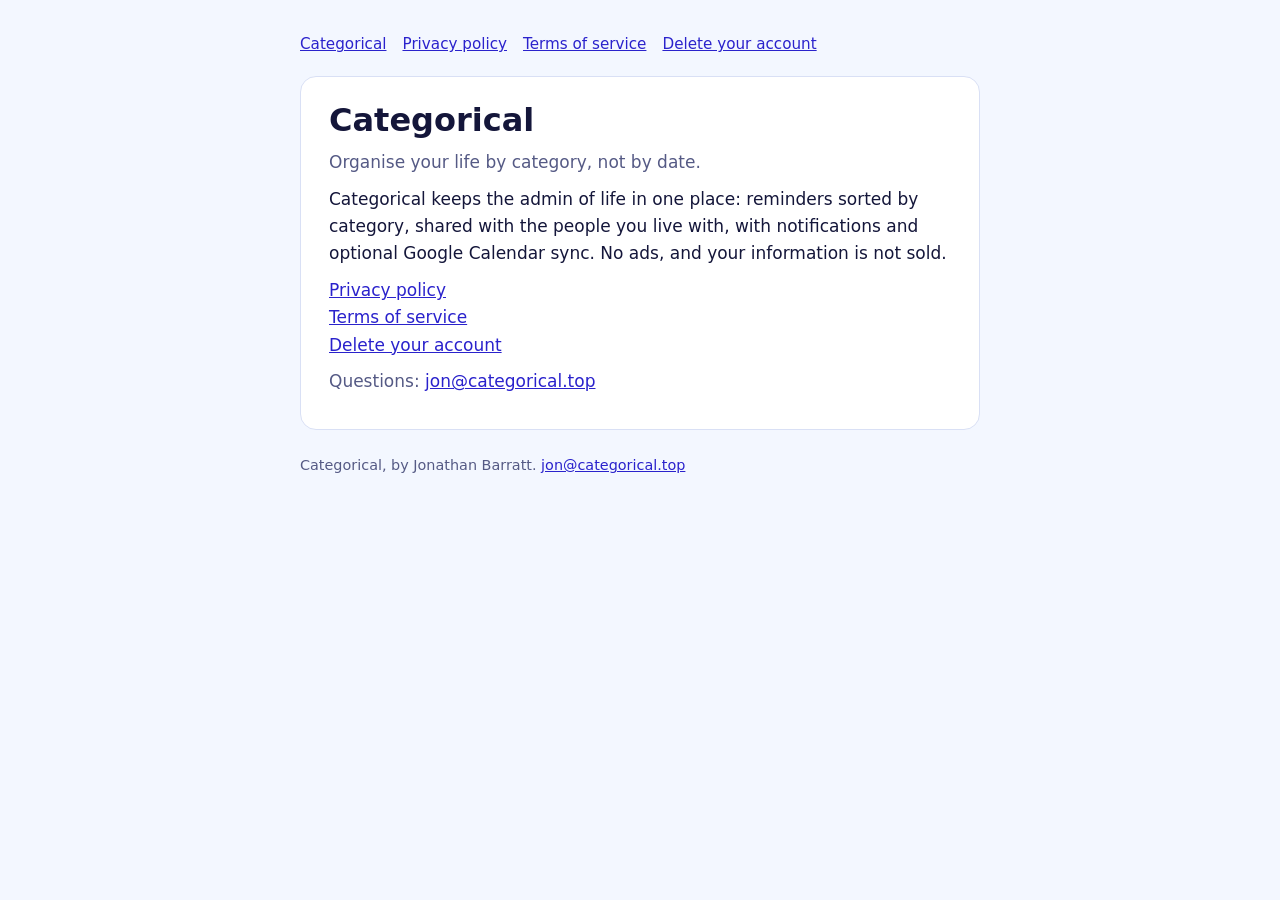
<file: index.html>
<!doctype html>
<html lang="en"><head><meta charset="utf-8"><meta name="viewport" content="width=device-width,initial-scale=1">
<title>Categorical</title><meta name="description" content="Organise your life by category, not by date."><link rel="stylesheet" href="style.css"></head>
<body><main><nav><a href="/">Categorical</a><a href="/privacy">Privacy policy</a><a href="/terms">Terms of service</a><a href="/delete-account">Delete your account</a></nav>
<div class="card">
<h1>Categorical</h1>
<p class="muted">Organise your life by category, not by date.</p>
<p>Categorical keeps the admin of life in one place: reminders sorted by category, shared with the people you live with, with notifications and optional Google Calendar sync. No ads, and your information is not sold.</p>
<p><a href="/privacy">Privacy policy</a><br><a href="/terms">Terms of service</a><br><a href="/delete-account">Delete your account</a></p>
<p class="muted">Questions: <a href="mailto:jon@categorical.top">jon@categorical.top</a></p>
</div>
<footer>Categorical, by Jonathan Barratt. <a href="mailto:jon@categorical.top">jon@categorical.top</a></footer></main></body></html>
</file>
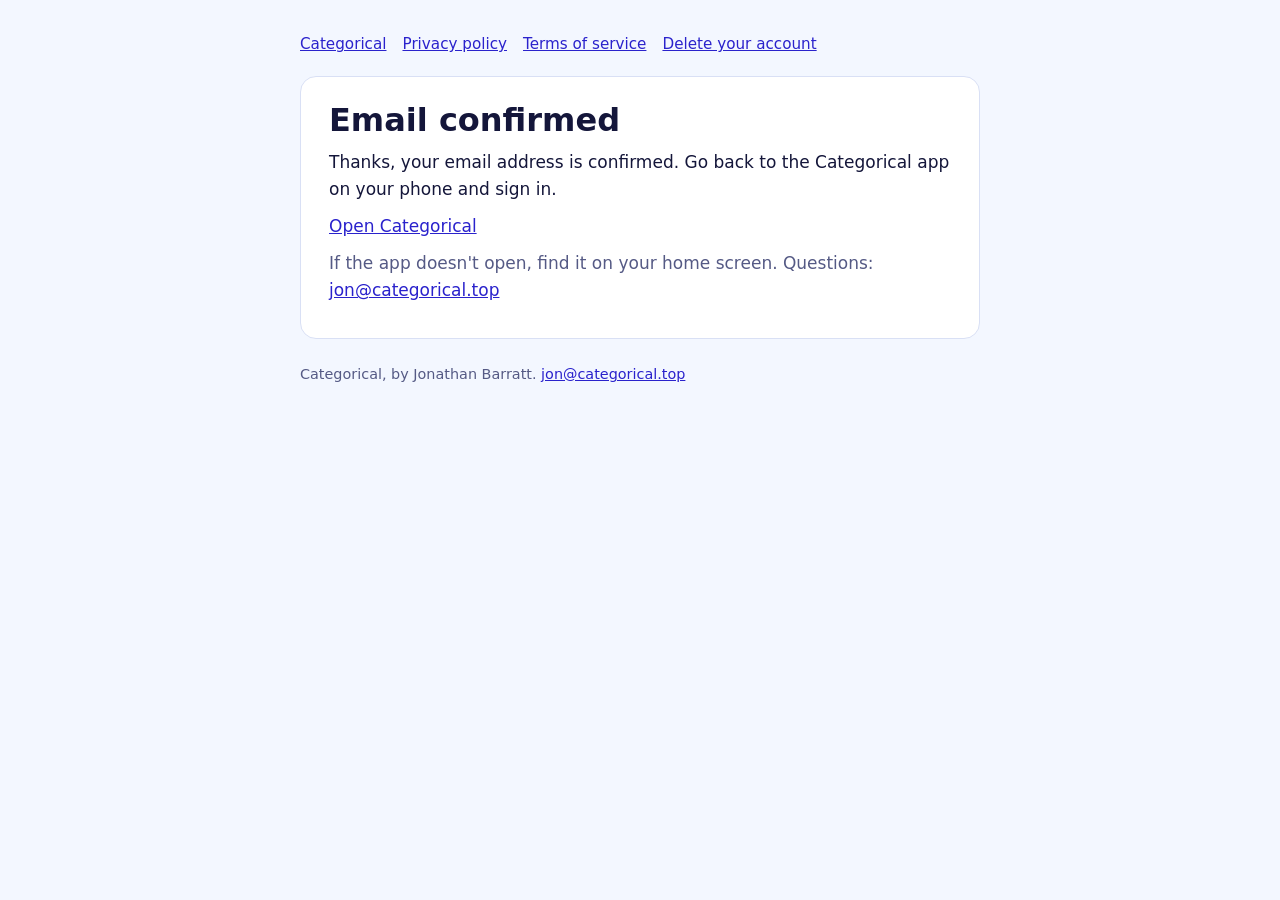
<file: confirmed.html>
<!doctype html>
<html lang="en"><head><meta charset="utf-8"><meta name="viewport" content="width=device-width,initial-scale=1">
<title>Email confirmed - Categorical</title><meta name="robots" content="noindex"><link rel="stylesheet" href="style.css"></head>
<body><main><nav><a href="/">Categorical</a><a href="/privacy">Privacy policy</a><a href="/terms">Terms of service</a><a href="/delete-account">Delete your account</a></nav>
<div class="card">
<h1>Email confirmed</h1>
<p>Thanks, your email address is confirmed. Go back to the Categorical app on your phone and sign in.</p>
<p><a href="categorical://">Open Categorical</a></p>
<p class="muted">If the app doesn't open, find it on your home screen. Questions: <a href="mailto:jon@categorical.top">jon@categorical.top</a></p>
</div>
<footer>Categorical, by Jonathan Barratt. <a href="mailto:jon@categorical.top">jon@categorical.top</a></footer></main></body></html>
</file>
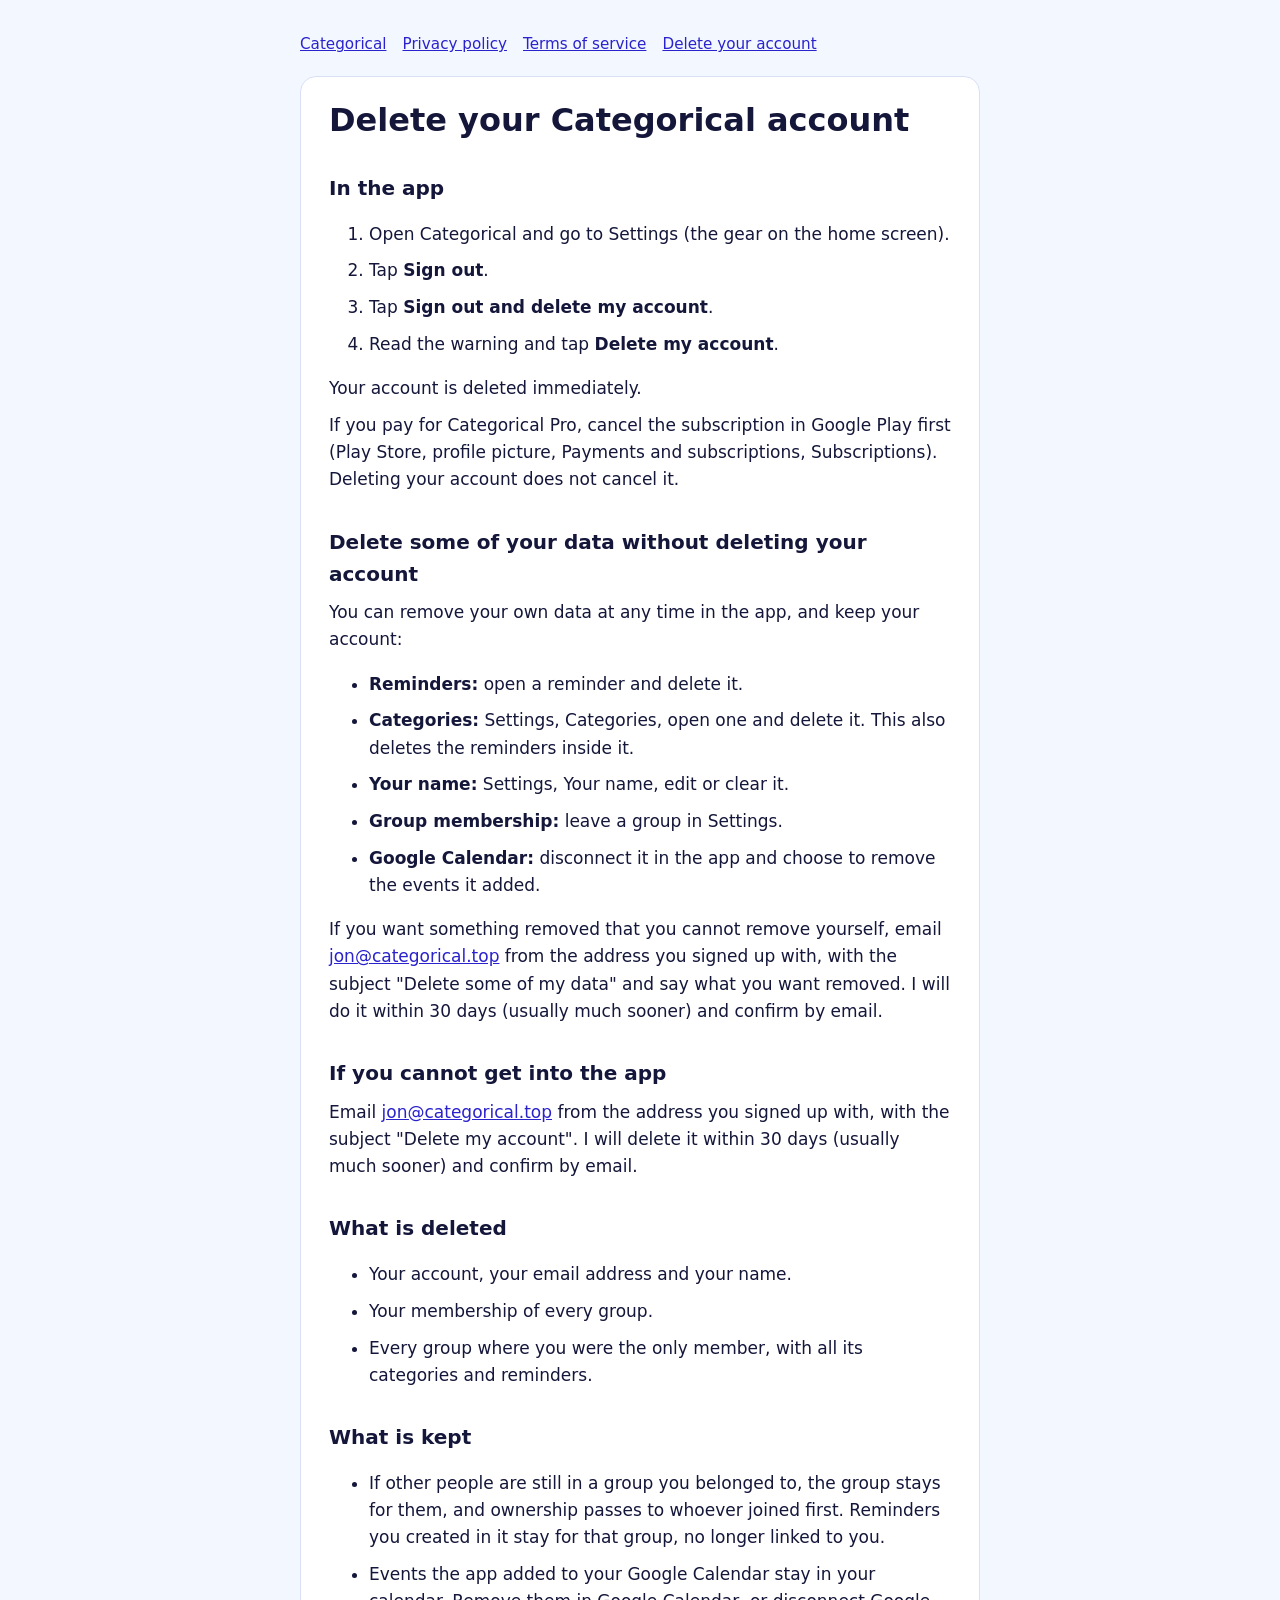
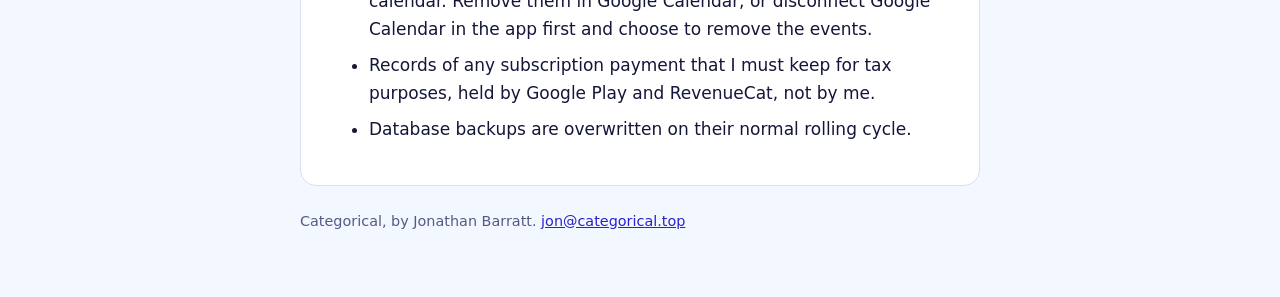
<file: delete-account.html>
<!doctype html>
<html lang="en"><head><meta charset="utf-8"><meta name="viewport" content="width=device-width,initial-scale=1">
<title>Delete your Categorical account</title><meta name="description" content="How to delete your Categorical account and data"><link rel="stylesheet" href="style.css"></head>
<body><main><nav><a href="/">Categorical</a><a href="/privacy">Privacy policy</a><a href="/terms">Terms of service</a><a href="/delete-account">Delete your account</a></nav>
<div class="card">
<h1>Delete your Categorical account</h1>
<h2>In the app</h2>
<ol>
<li>Open Categorical and go to Settings (the gear on the home screen).</li>
<li>Tap <strong>Sign out</strong>.</li>
<li>Tap <strong>Sign out and delete my account</strong>.</li>
<li>Read the warning and tap <strong>Delete my account</strong>.</li>
</ol>
<p>Your account is deleted immediately.</p>
<p>If you pay for Categorical Pro, cancel the subscription in Google Play first (Play Store, profile picture, Payments and subscriptions, Subscriptions). Deleting your account does not cancel it.</p>
<h2>Delete some of your data without deleting your account</h2>
<p>You can remove your own data at any time in the app, and keep your account:</p>
<ul>
<li><strong>Reminders:</strong> open a reminder and delete it.</li>
<li><strong>Categories:</strong> Settings, Categories, open one and delete it. This also deletes the reminders inside it.</li>
<li><strong>Your name:</strong> Settings, Your name, edit or clear it.</li>
<li><strong>Group membership:</strong> leave a group in Settings.</li>
<li><strong>Google Calendar:</strong> disconnect it in the app and choose to remove the events it added.</li>
</ul>
<p>If you want something removed that you cannot remove yourself, email <a href="mailto:jon@categorical.top">jon@categorical.top</a> from the address you signed up with, with the subject "Delete some of my data" and say what you want removed. I will do it within 30 days (usually much sooner) and confirm by email.</p>
<h2>If you cannot get into the app</h2>
<p>Email <a href="mailto:jon@categorical.top">jon@categorical.top</a> from the address you signed up with, with the subject "Delete my account". I will delete it within 30 days (usually much sooner) and confirm by email.</p>
<h2>What is deleted</h2>
<ul>
<li>Your account, your email address and your name.</li>
<li>Your membership of every group.</li>
<li>Every group where you were the only member, with all its categories and reminders.</li>
</ul>
<h2>What is kept</h2>
<ul>
<li>If other people are still in a group you belonged to, the group stays for them, and ownership passes to whoever joined first. Reminders you created in it stay for that group, no longer linked to you.</li>
<li>Events the app added to your Google Calendar stay in your calendar. Remove them in Google Calendar, or disconnect Google Calendar in the app first and choose to remove the events.</li>
<li>Records of any subscription payment that I must keep for tax purposes, held by Google Play and RevenueCat, not by me.</li>
<li>Database backups are overwritten on their normal rolling cycle.</li>
</ul>
</div>
<footer>Categorical, by Jonathan Barratt. <a href="mailto:jon@categorical.top">jon@categorical.top</a></footer></main></body></html>
</file>
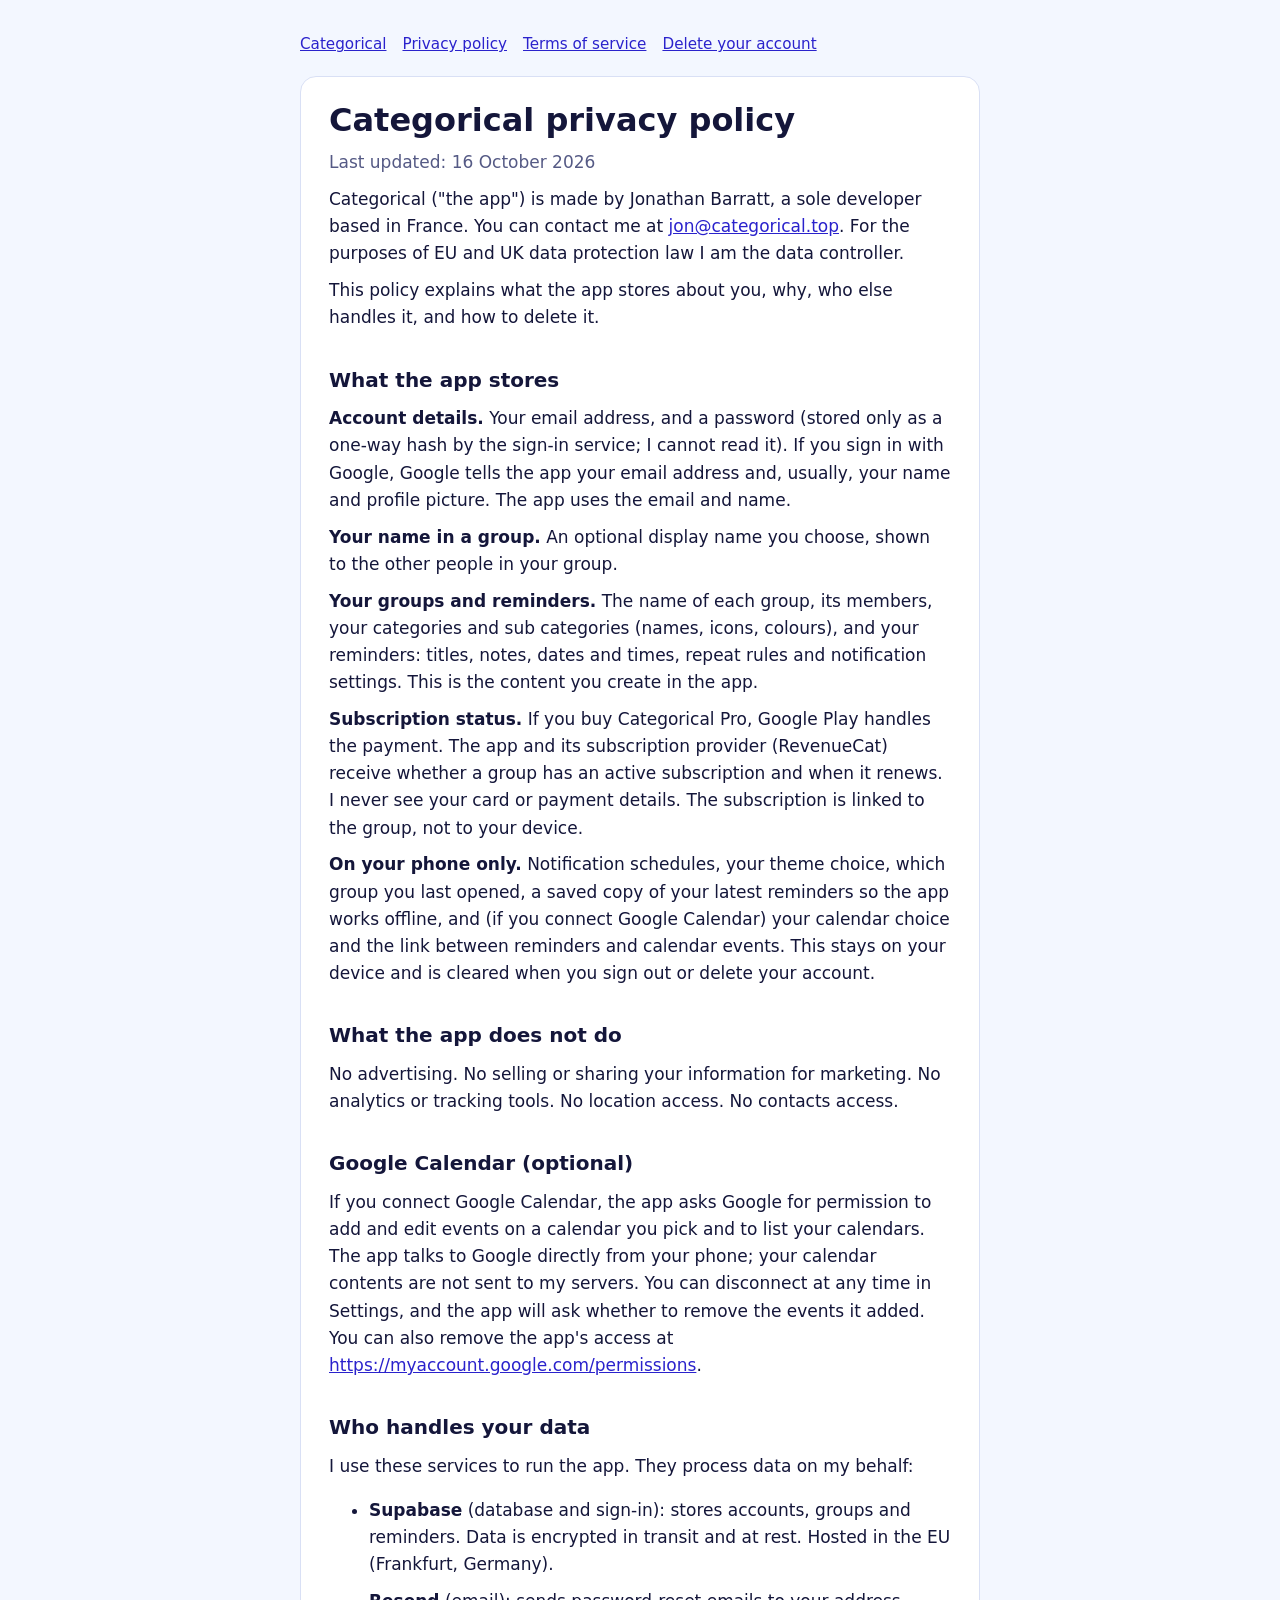
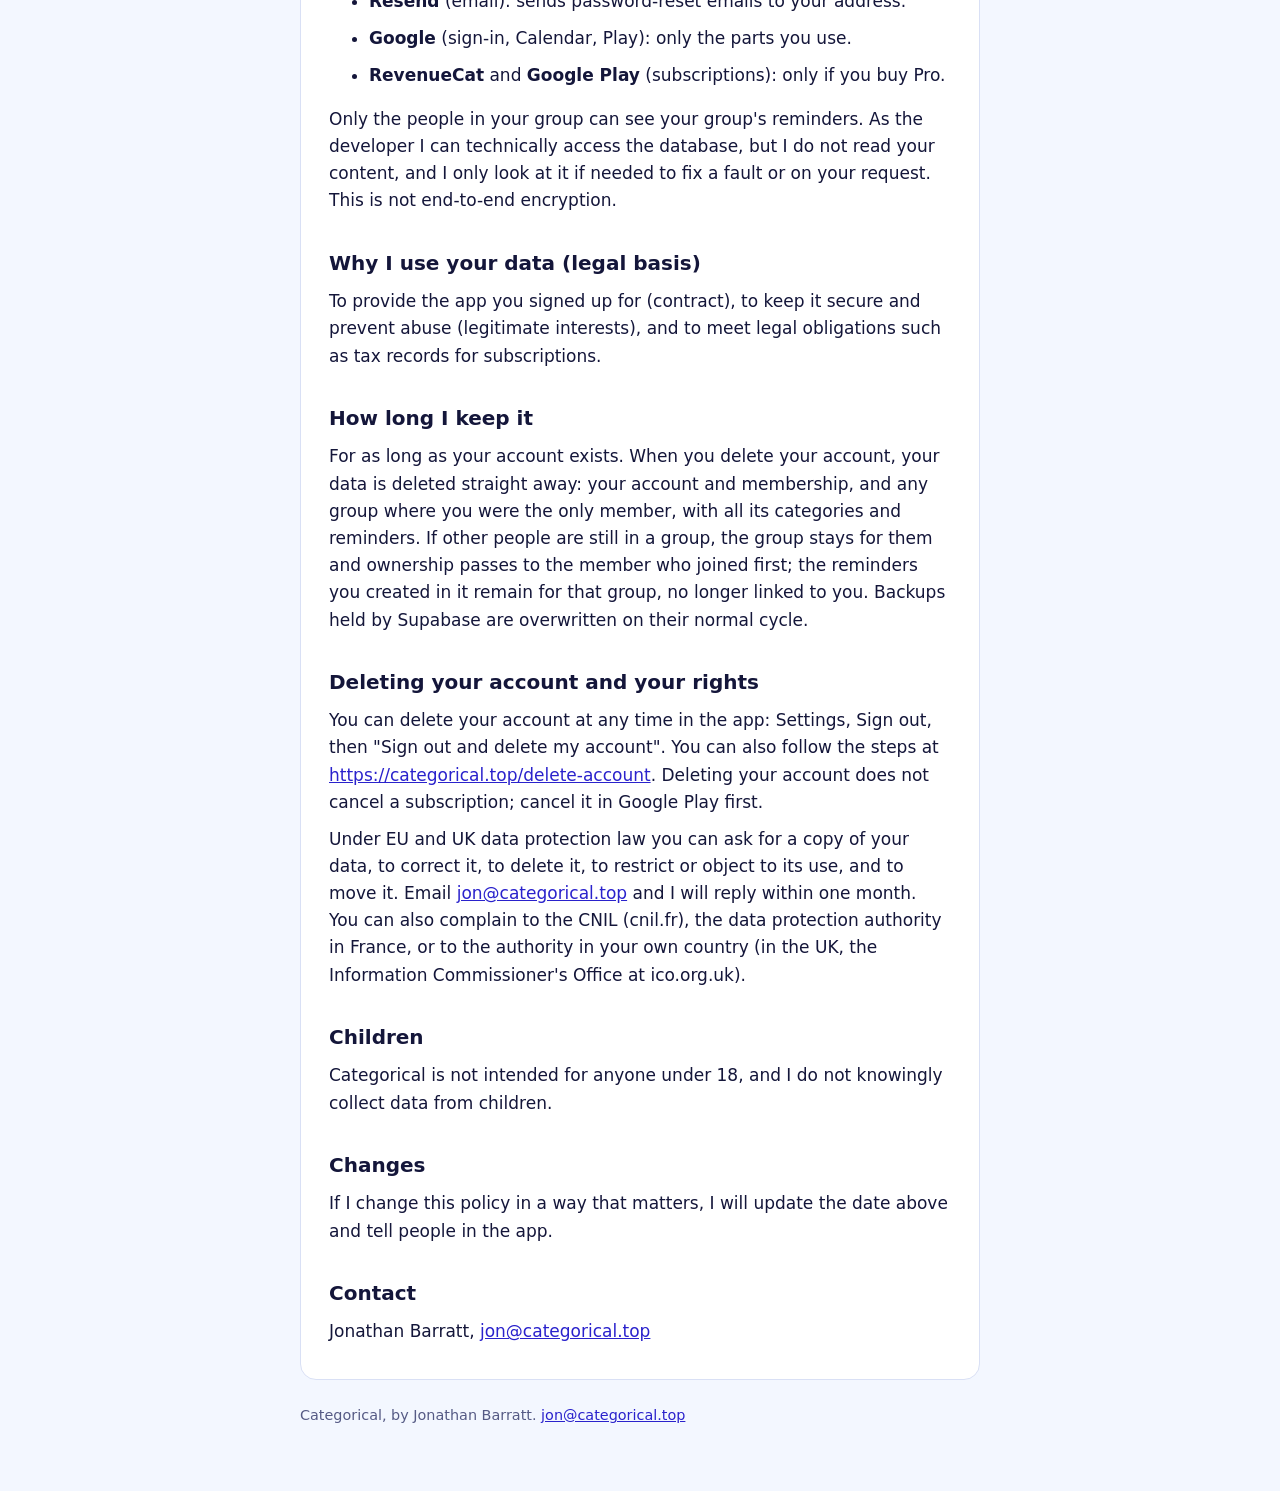
<file: privacy.html>
<!doctype html>
<html lang="en"><head><meta charset="utf-8"><meta name="viewport" content="width=device-width,initial-scale=1">
<title>Categorical privacy policy</title><meta name="description" content="How Categorical handles your data"><link rel="stylesheet" href="style.css"></head>
<body><main><nav><a href="/">Categorical</a><a href="/privacy">Privacy policy</a><a href="/terms">Terms of service</a><a href="/delete-account">Delete your account</a></nav>
<div class="card">
<h1>Categorical privacy policy</h1>
<p class="muted">Last updated: 16 October 2026</p>
<p>Categorical ("the app") is made by Jonathan Barratt, a sole developer based in France. You can contact me at <a href="mailto:jon@categorical.top">jon@categorical.top</a>. For the purposes of EU and UK data protection law I am the data controller.</p>
<p>This policy explains what the app stores about you, why, who else handles it, and how to delete it.</p>
<h2>What the app stores</h2>
<p><strong>Account details.</strong> Your email address, and a password (stored only as a one-way hash by the sign-in service; I cannot read it). If you sign in with Google, Google tells the app your email address and, usually, your name and profile picture. The app uses the email and name.</p>
<p><strong>Your name in a group.</strong> An optional display name you choose, shown to the other people in your group.</p>
<p><strong>Your groups and reminders.</strong> The name of each group, its members, your categories and sub categories (names, icons, colours), and your reminders: titles, notes, dates and times, repeat rules and notification settings. This is the content you create in the app.</p>
<p><strong>Subscription status.</strong> If you buy Categorical Pro, Google Play handles the payment. The app and its subscription provider (RevenueCat) receive whether a group has an active subscription and when it renews. I never see your card or payment details. The subscription is linked to the group, not to your device.</p>
<p><strong>On your phone only.</strong> Notification schedules, your theme choice, which group you last opened, a saved copy of your latest reminders so the app works offline, and (if you connect Google Calendar) your calendar choice and the link between reminders and calendar events. This stays on your device and is cleared when you sign out or delete your account.</p>
<h2>What the app does not do</h2>
<p>No advertising. No selling or sharing your information for marketing. No analytics or tracking tools. No location access. No contacts access.</p>
<h2>Google Calendar (optional)</h2>
<p>If you connect Google Calendar, the app asks Google for permission to add and edit events on a calendar you pick and to list your calendars. The app talks to Google directly from your phone; your calendar contents are not sent to my servers. You can disconnect at any time in Settings, and the app will ask whether to remove the events it added. You can also remove the app's access at <a href="https://myaccount.google.com/permissions">https://myaccount.google.com/permissions</a>.</p>
<h2>Who handles your data</h2>
<p>I use these services to run the app. They process data on my behalf:</p>
<ul>
<li><strong>Supabase</strong> (database and sign-in): stores accounts, groups and reminders. Data is encrypted in transit and at rest. Hosted in the EU (Frankfurt, Germany).</li>
<li><strong>Resend</strong> (email): sends password-reset emails to your address.</li>
<li><strong>Google</strong> (sign-in, Calendar, Play): only the parts you use.</li>
<li><strong>RevenueCat</strong> and <strong>Google Play</strong> (subscriptions): only if you buy Pro.</li>
</ul>
<p>Only the people in your group can see your group's reminders. As the developer I can technically access the database, but I do not read your content, and I only look at it if needed to fix a fault or on your request. This is not end-to-end encryption.</p>
<h2>Why I use your data (legal basis)</h2>
<p>To provide the app you signed up for (contract), to keep it secure and prevent abuse (legitimate interests), and to meet legal obligations such as tax records for subscriptions.</p>
<h2>How long I keep it</h2>
<p>For as long as your account exists. When you delete your account, your data is deleted straight away: your account and membership, and any group where you were the only member, with all its categories and reminders. If other people are still in a group, the group stays for them and ownership passes to the member who joined first; the reminders you created in it remain for that group, no longer linked to you. Backups held by Supabase are overwritten on their normal cycle.</p>
<h2>Deleting your account and your rights</h2>
<p>You can delete your account at any time in the app: Settings, Sign out, then "Sign out and delete my account". You can also follow the steps at <a href="https://categorical.top/delete-account">https://categorical.top/delete-account</a>. Deleting your account does not cancel a subscription; cancel it in Google Play first.</p>
<p>Under EU and UK data protection law you can ask for a copy of your data, to correct it, to delete it, to restrict or object to its use, and to move it. Email <a href="mailto:jon@categorical.top">jon@categorical.top</a> and I will reply within one month. You can also complain to the CNIL (cnil.fr), the data protection authority in France, or to the authority in your own country (in the UK, the Information Commissioner's Office at ico.org.uk).</p>
<h2>Children</h2>
<p>Categorical is not intended for anyone under 18, and I do not knowingly collect data from children.</p>
<h2>Changes</h2>
<p>If I change this policy in a way that matters, I will update the date above and tell people in the app.</p>
<h2>Contact</h2>
<p>Jonathan Barratt, <a href="mailto:jon@categorical.top">jon@categorical.top</a></p>
</div>
<footer>Categorical, by Jonathan Barratt. <a href="mailto:jon@categorical.top">jon@categorical.top</a></footer></main></body></html>
</file>
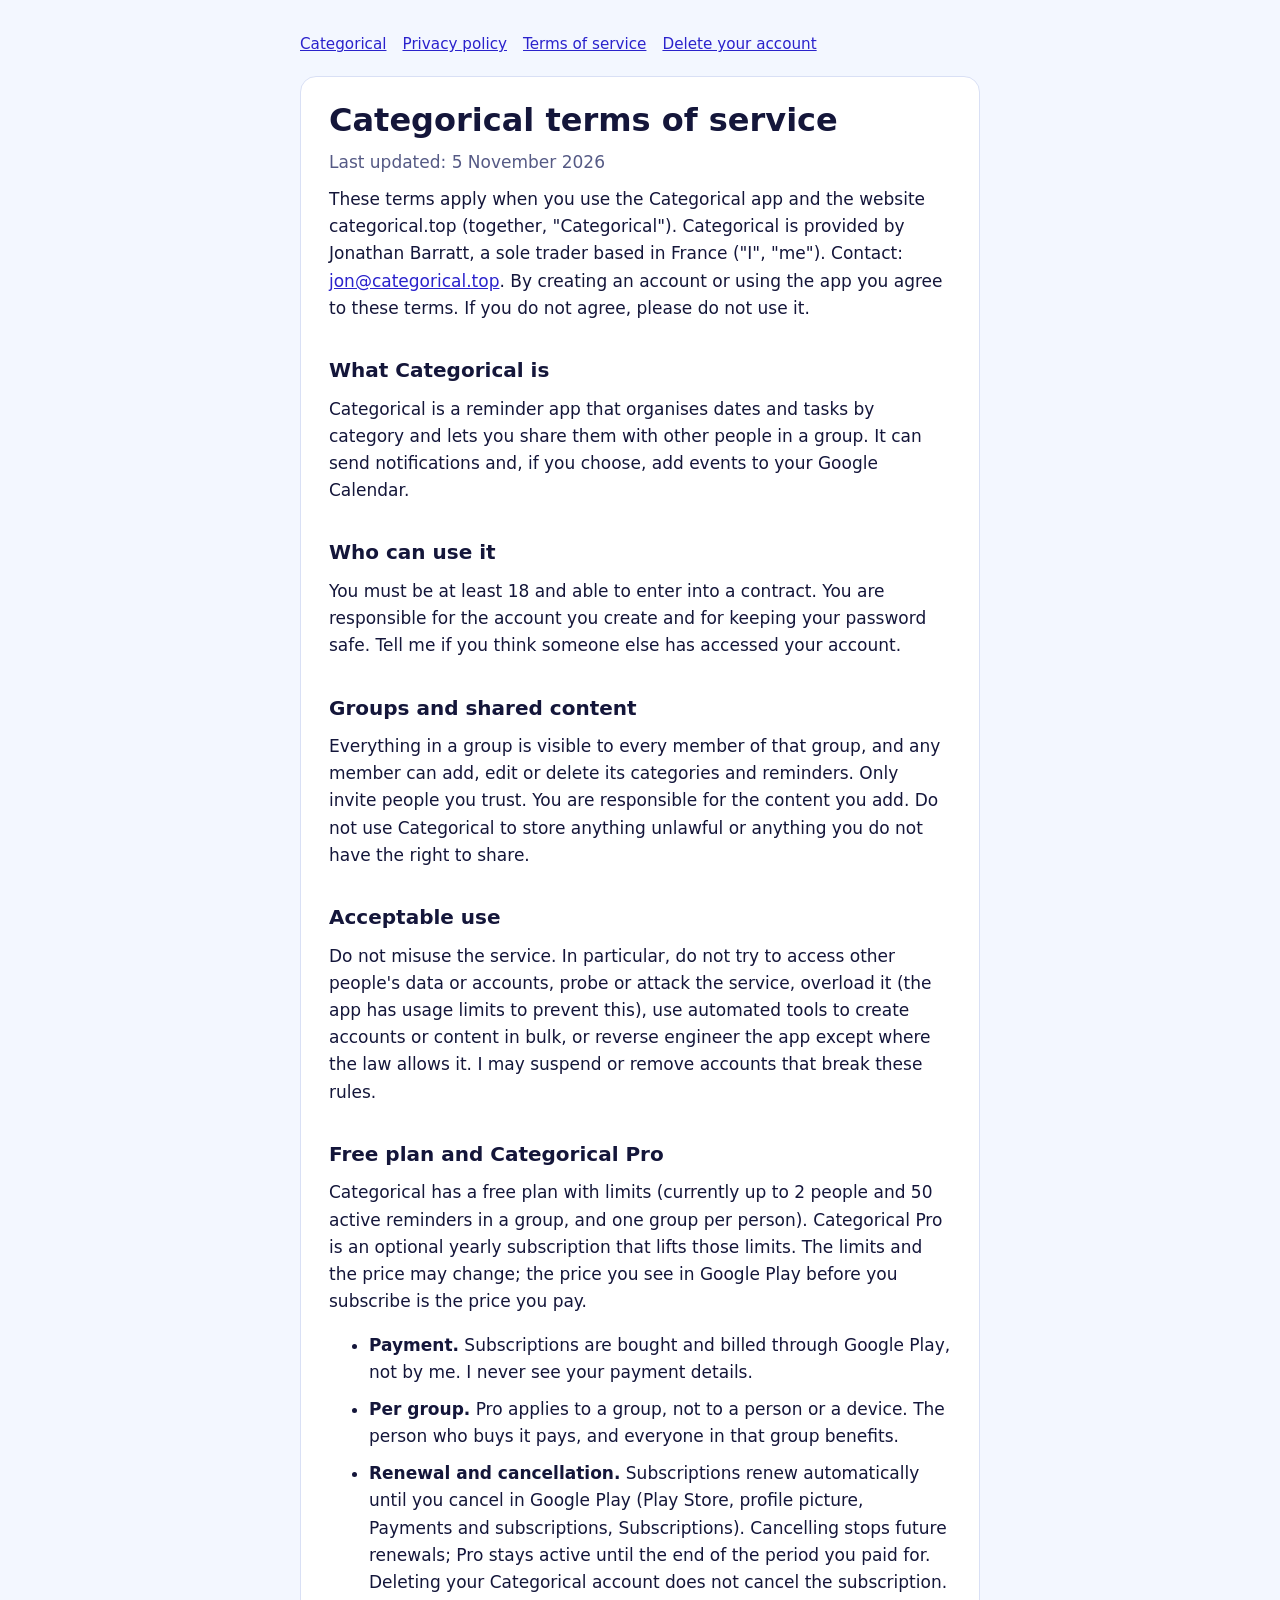
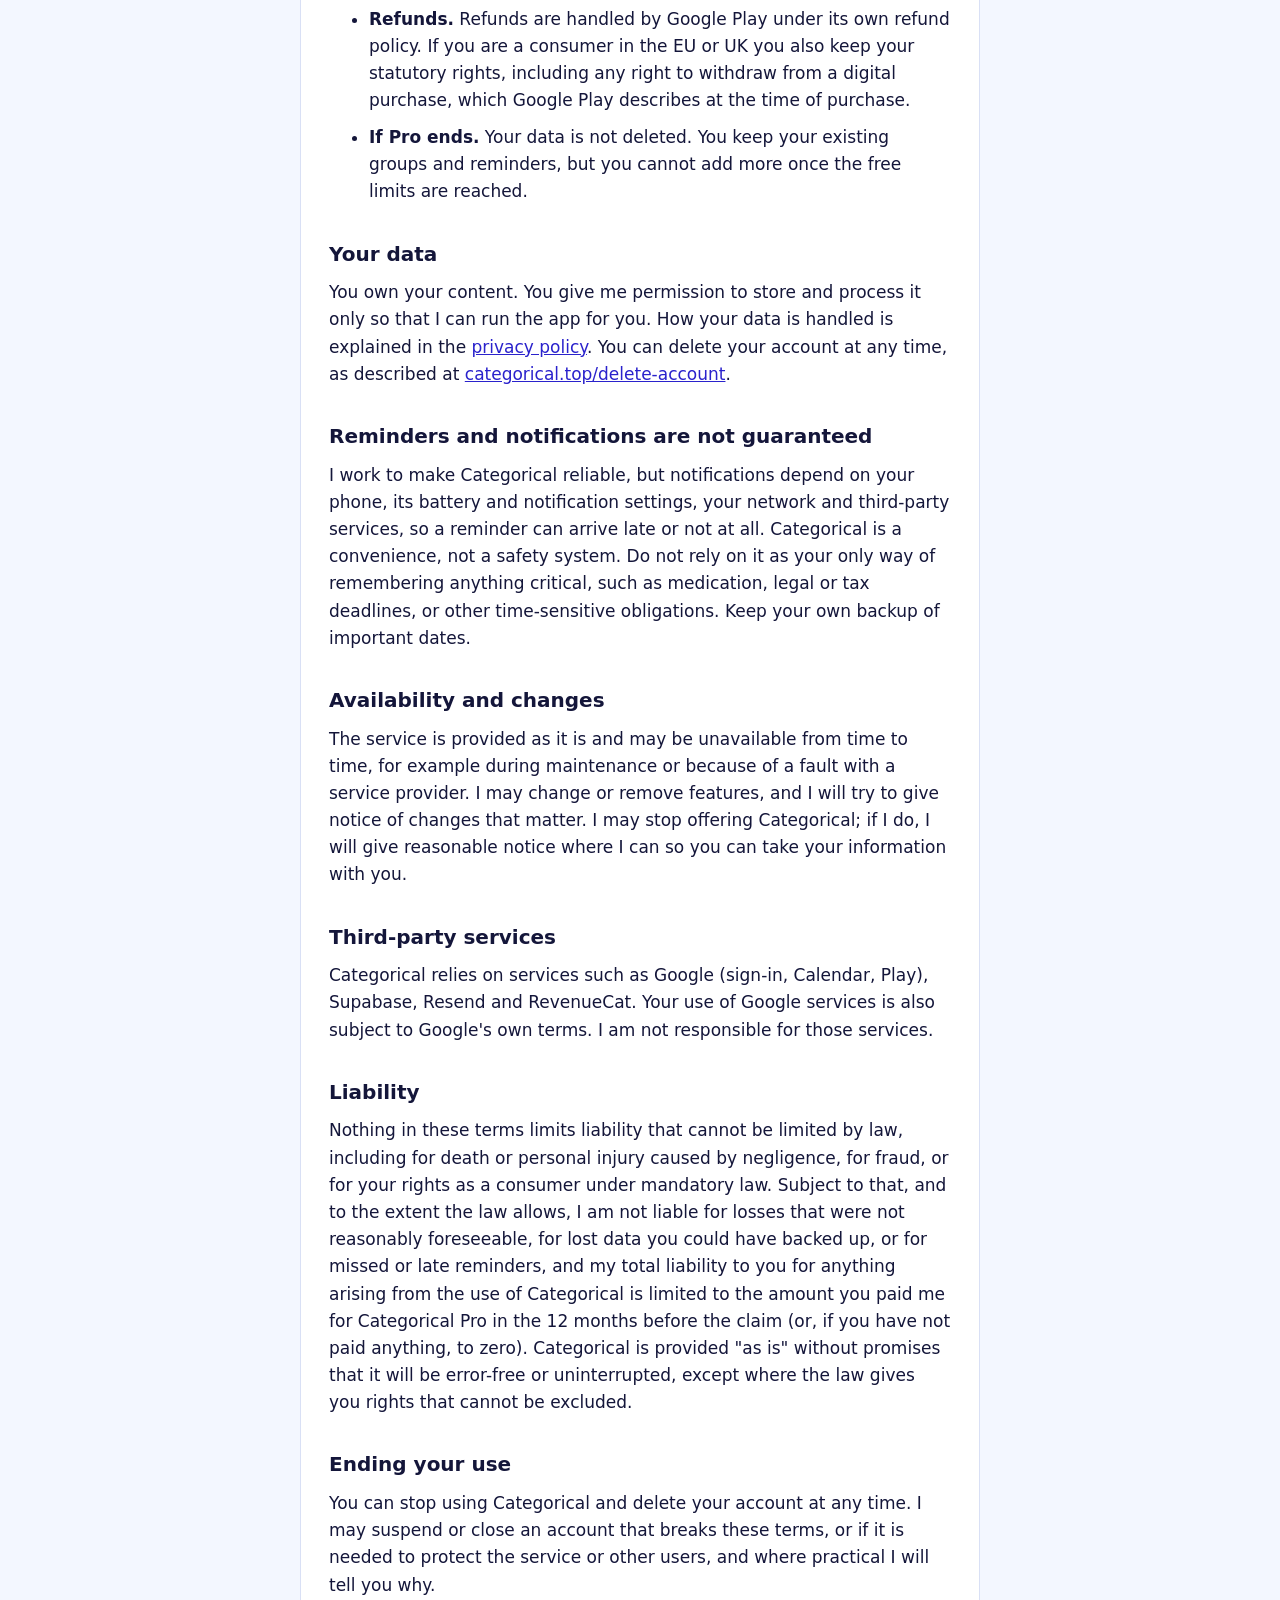
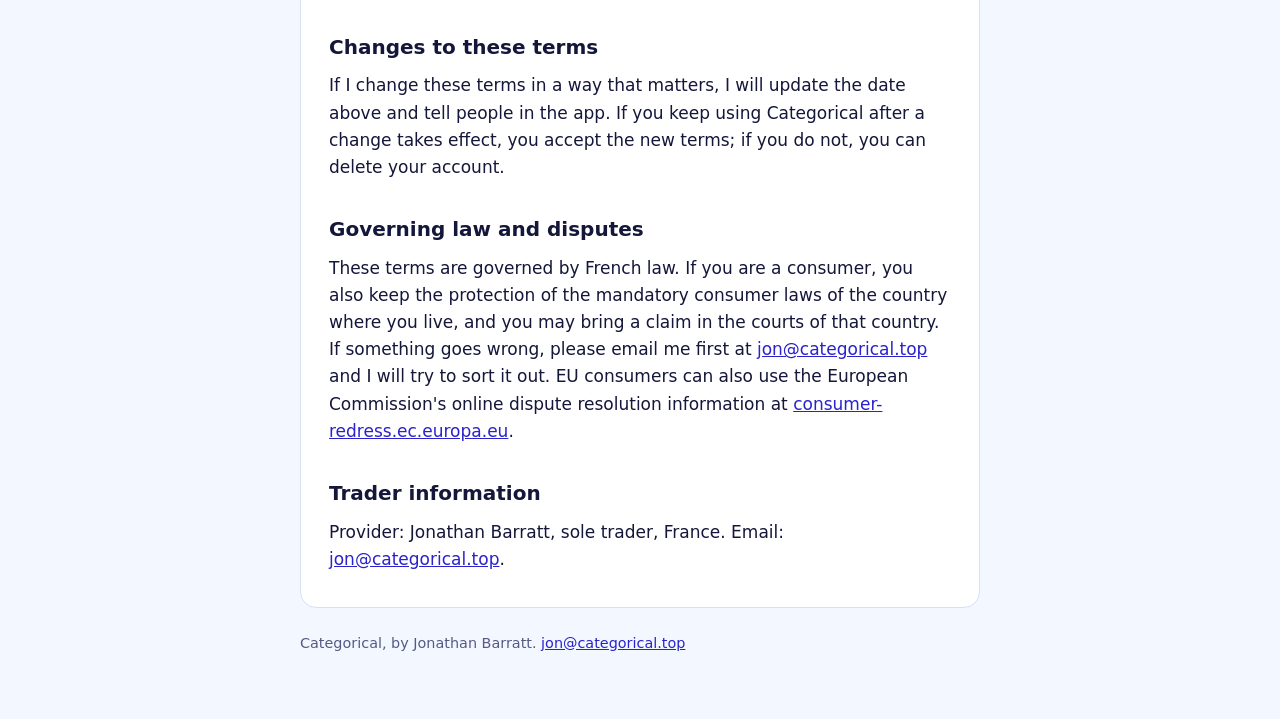
<file: terms.html>
<!doctype html>
<html lang="en"><head><meta charset="utf-8"><meta name="viewport" content="width=device-width,initial-scale=1">
<title>Categorical terms of service</title><meta name="description" content="Terms of service for the Categorical app"><link rel="stylesheet" href="style.css"></head>
<body><main><nav><a href="/">Categorical</a><a href="/privacy">Privacy policy</a><a href="/terms">Terms of service</a><a href="/delete-account">Delete your account</a></nav>
<div class="card">
<h1>Categorical terms of service</h1>
<p class="muted">Last updated: 5 November 2026</p>
<p>These terms apply when you use the Categorical app and the website categorical.top (together, "Categorical"). Categorical is provided by Jonathan Barratt, a sole trader based in France ("I", "me"). Contact: <a href="mailto:jon@categorical.top">jon@categorical.top</a>. By creating an account or using the app you agree to these terms. If you do not agree, please do not use it.</p>
<h2>What Categorical is</h2>
<p>Categorical is a reminder app that organises dates and tasks by category and lets you share them with other people in a group. It can send notifications and, if you choose, add events to your Google Calendar.</p>
<h2>Who can use it</h2>
<p>You must be at least 18 and able to enter into a contract. You are responsible for the account you create and for keeping your password safe. Tell me if you think someone else has accessed your account.</p>
<h2>Groups and shared content</h2>
<p>Everything in a group is visible to every member of that group, and any member can add, edit or delete its categories and reminders. Only invite people you trust. You are responsible for the content you add. Do not use Categorical to store anything unlawful or anything you do not have the right to share.</p>
<h2>Acceptable use</h2>
<p>Do not misuse the service. In particular, do not try to access other people's data or accounts, probe or attack the service, overload it (the app has usage limits to prevent this), use automated tools to create accounts or content in bulk, or reverse engineer the app except where the law allows it. I may suspend or remove accounts that break these rules.</p>
<h2>Free plan and Categorical Pro</h2>
<p>Categorical has a free plan with limits (currently up to 2 people and 50 active reminders in a group, and one group per person). Categorical Pro is an optional yearly subscription that lifts those limits. The limits and the price may change; the price you see in Google Play before you subscribe is the price you pay.</p>
<ul>
<li><strong>Payment.</strong> Subscriptions are bought and billed through Google Play, not by me. I never see your payment details.</li>
<li><strong>Per group.</strong> Pro applies to a group, not to a person or a device. The person who buys it pays, and everyone in that group benefits.</li>
<li><strong>Renewal and cancellation.</strong> Subscriptions renew automatically until you cancel in Google Play (Play Store, profile picture, Payments and subscriptions, Subscriptions). Cancelling stops future renewals; Pro stays active until the end of the period you paid for. Deleting your Categorical account does not cancel the subscription.</li>
<li><strong>Refunds.</strong> Refunds are handled by Google Play under its own refund policy. If you are a consumer in the EU or UK you also keep your statutory rights, including any right to withdraw from a digital purchase, which Google Play describes at the time of purchase.</li>
<li><strong>If Pro ends.</strong> Your data is not deleted. You keep your existing groups and reminders, but you cannot add more once the free limits are reached.</li>
</ul>
<h2>Your data</h2>
<p>You own your content. You give me permission to store and process it only so that I can run the app for you. How your data is handled is explained in the <a href="/privacy">privacy policy</a>. You can delete your account at any time, as described at <a href="/delete-account">categorical.top/delete-account</a>.</p>
<h2>Reminders and notifications are not guaranteed</h2>
<p>I work to make Categorical reliable, but notifications depend on your phone, its battery and notification settings, your network and third-party services, so a reminder can arrive late or not at all. Categorical is a convenience, not a safety system. Do not rely on it as your only way of remembering anything critical, such as medication, legal or tax deadlines, or other time-sensitive obligations. Keep your own backup of important dates.</p>
<h2>Availability and changes</h2>
<p>The service is provided as it is and may be unavailable from time to time, for example during maintenance or because of a fault with a service provider. I may change or remove features, and I will try to give notice of changes that matter. I may stop offering Categorical; if I do, I will give reasonable notice where I can so you can take your information with you.</p>
<h2>Third-party services</h2>
<p>Categorical relies on services such as Google (sign-in, Calendar, Play), Supabase, Resend and RevenueCat. Your use of Google services is also subject to Google's own terms. I am not responsible for those services.</p>
<h2>Liability</h2>
<p>Nothing in these terms limits liability that cannot be limited by law, including for death or personal injury caused by negligence, for fraud, or for your rights as a consumer under mandatory law. Subject to that, and to the extent the law allows, I am not liable for losses that were not reasonably foreseeable, for lost data you could have backed up, or for missed or late reminders, and my total liability to you for anything arising from the use of Categorical is limited to the amount you paid me for Categorical Pro in the 12 months before the claim (or, if you have not paid anything, to zero). Categorical is provided "as is" without promises that it will be error-free or uninterrupted, except where the law gives you rights that cannot be excluded.</p>
<h2>Ending your use</h2>
<p>You can stop using Categorical and delete your account at any time. I may suspend or close an account that breaks these terms, or if it is needed to protect the service or other users, and where practical I will tell you why.</p>
<h2>Changes to these terms</h2>
<p>If I change these terms in a way that matters, I will update the date above and tell people in the app. If you keep using Categorical after a change takes effect, you accept the new terms; if you do not, you can delete your account.</p>
<h2>Governing law and disputes</h2>
<p>These terms are governed by French law. If you are a consumer, you also keep the protection of the mandatory consumer laws of the country where you live, and you may bring a claim in the courts of that country. If something goes wrong, please email me first at <a href="mailto:jon@categorical.top">jon@categorical.top</a> and I will try to sort it out. EU consumers can also use the European Commission's online dispute resolution information at <a href="https://consumer-redress.ec.europa.eu">consumer-redress.ec.europa.eu</a>.</p>
<h2>Trader information</h2>
<p>Provider: Jonathan Barratt, sole trader, France. Email: <a href="mailto:jon@categorical.top">jon@categorical.top</a>.</p>
</div>
<footer>Categorical, by Jonathan Barratt. <a href="mailto:jon@categorical.top">jon@categorical.top</a></footer></main></body></html>
</file>
<file: style.css>
:root{color-scheme:light dark;--bg:#f3f7ff;--card:#fff;--text:#14163a;--muted:#555a85;--tint:#2a22cc;--border:#d9e0f5}
@media (prefers-color-scheme:dark){:root{--bg:#0b0e24;--card:#141838;--text:#eef0ff;--muted:#a9b0dc;--tint:#9db0ff;--border:#262c5a}}
*{box-sizing:border-box}
body{margin:0;background:var(--bg);color:var(--text);font:17px/1.6 system-ui,-apple-system,"Segoe UI",Roboto,sans-serif}
main{max-width:720px;margin:0 auto;padding:32px 20px 64px}
.card{background:var(--card);border:1px solid var(--border);border-radius:16px;padding:24px 28px}
h1{font-size:2rem;line-height:1.2;margin:0 0 4px}
h2{font-size:1.25rem;margin:2rem 0 .25rem}
p,li{margin:.6rem 0}
.muted{color:var(--muted)}
a{color:var(--tint)}
nav{display:flex;gap:16px;margin-bottom:20px;font-size:.95rem;flex-wrap:wrap}
footer{margin-top:24px;font-size:.9rem;color:var(--muted)}
</file>
